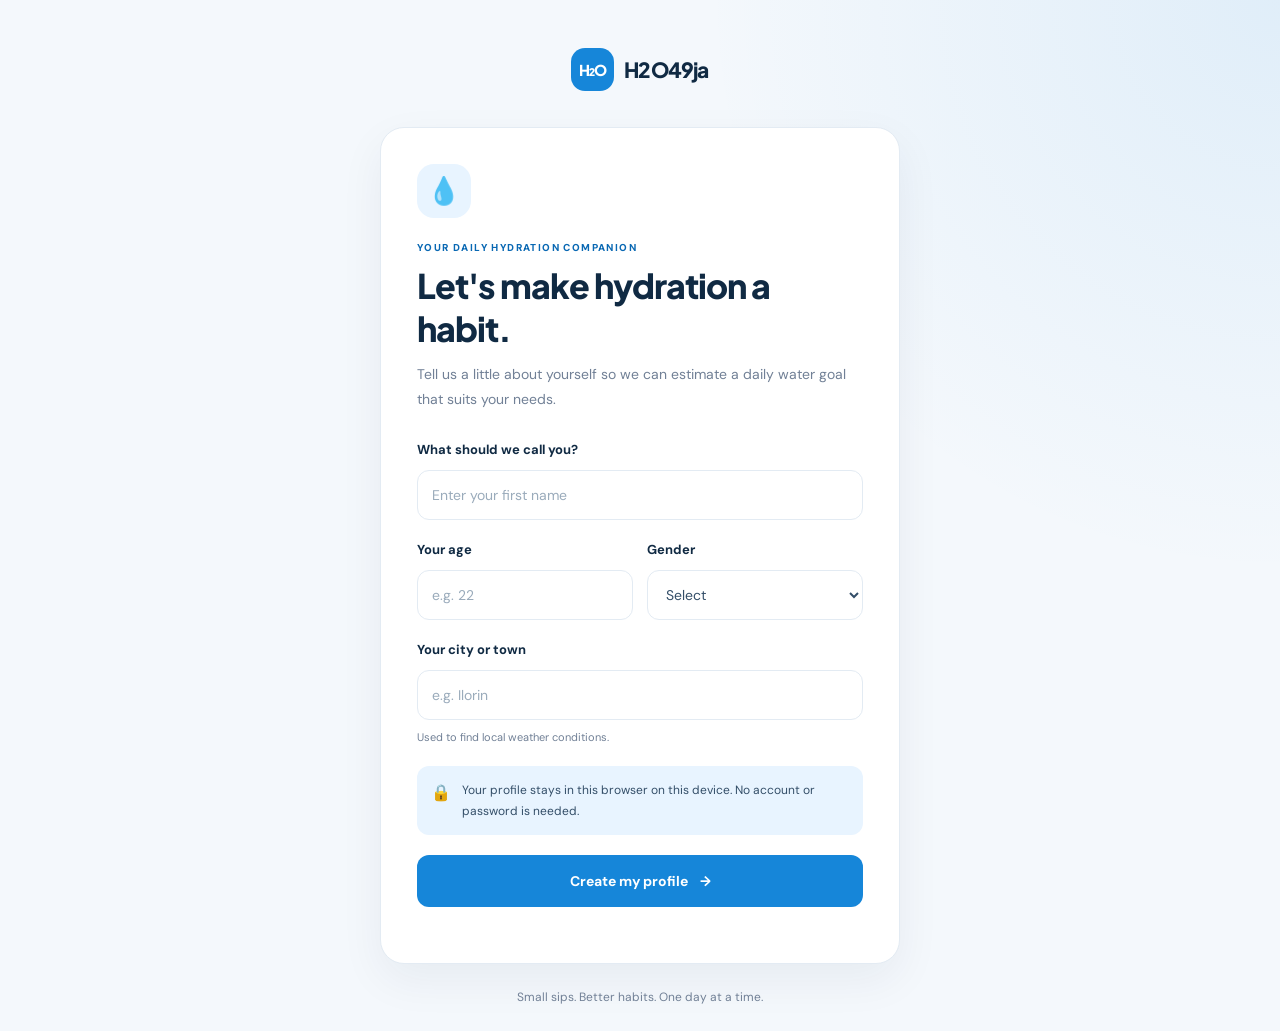
<file: index.html>
<!DOCTYPE html>
<html lang="en">
<head>
  <meta charset="UTF-8">
  <meta name="viewport" content="width=device-width, initial-scale=1.0">

  <meta
    name="theme-color"
    content="#1686D9"
  >

  <title>Get Started | H2O49ja</title>

  <link rel="stylesheet" href="../css/style.css">
  <script src="../js/onboarding.js" defer></script>
</head>

<body class="onboarding-page">
  <main class="onboarding-container">

    <a href="index.html" class="brand">
      <span class="brand-icon">H₂O</span>
      <span>H2O49ja</span>
    </a>

    <section class="onboarding-card">
      <div class="onboarding-icon">💧</div>

      <p class="eyebrow">YOUR DAILY HYDRATION COMPANION</p>

      <h1>Let's make hydration a habit.</h1>

      <p class="onboarding-description">
        Tell us a little about yourself so we can estimate
        a daily water goal that suits your needs.
      </p>

      <form id="onboarding-form">

        <div class="form-group">
          <label for="full-name">What should we call you?</label>
          <input
            type="text"
            id="full-name"
            name="name"
            placeholder="Enter your first name"
            autocomplete="given-name"
            required
            maxlength="50"
          >
        </div>

        <div class="form-row">
          <div class="form-group">
            <label for="age">Your age</label>
            <input
              type="number"
              id="age"
              name="age"
              placeholder="e.g. 22"
              min="1"
              max="120"
              required
            >
          </div>

          <div class="form-group">
            <label for="gender">Gender</label>
            <select id="gender" name="gender" required>
              <option value="">Select</option>
              <option value="male">Male</option>
              <option value="female">Female</option>
              <option value="prefer-not-to-say">Prefer not to say</option>
            </select>
          </div>
        </div>

        <div class="form-group">
          <label for="location">Your city or town</label>
          <input
            type="text"
            id="location"
            name="location"
            placeholder="e.g. Ilorin"
            autocomplete="address-level2"
            required
            maxlength="100"
          >
          <small>
            Used to find local weather conditions.
          </small>
        </div>

        <div class="privacy-note">
          <span>🔒</span>
          <p>
            Your profile stays in this browser on this device.
            No account or password is needed.
          </p>
        </div>

        <button type="submit" class="primary-button">
          Create my profile
          <span aria-hidden="true">→</span>
        </button>

        <p id="onboarding-feedback" role="alert"></p>
      </form>
    </section>

    <p class="onboarding-footer">
      Small sips. Better habits. One day at a time.
    </p>

  </main>
</body>
</html>
</file>
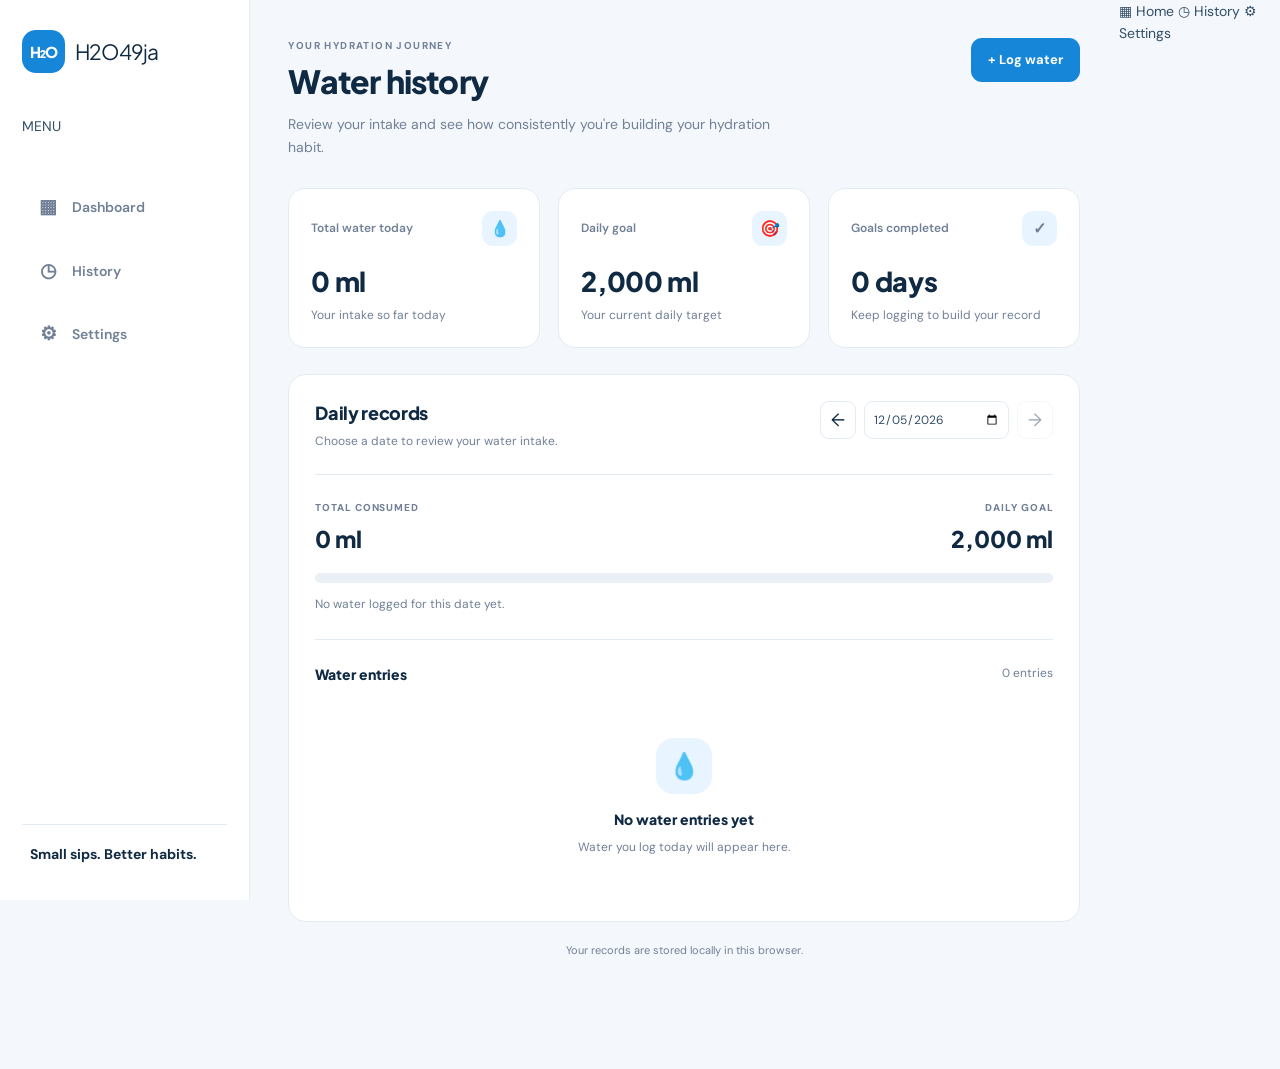
<file: pages/history.html>
<!DOCTYPE html>
<html lang="en">
<head>
  <meta charset="UTF-8">
  <meta name="viewport" content="width=device-width, initial-scale=1.0">
  <meta name="theme-color" content="#1686D9">

  <title>Water History | H2O49ja</title>

  <link rel="stylesheet" href="../css/style.css">
  <script src="../js/history.js" defer></script>
</head>

<body>
  <div class="app-layout">

    <!-- Desktop Sidebar -->
    <aside class="sidebar">
      <a href="index.html" class="brand">
        <span class="brand-icon">H₂O</span>
        <span>H2O49ja</span>
      </a>

      <p class="sidebar-label">MENU</p>

      <nav class="sidebar-nav">
        <a href="index.html" class="nav-link">
          <span>▦</span>
          Dashboard
        </a>

        <a href="history.html" class="nav-link active">
          <span>◷</span>
          History
        </a>

        <a href="settings.html" class="nav-link">
          <span>⚙</span>
          Settings
        </a>
      </nav>

      <div class="sidebar-footer">
        <p>Small sips. Better habits.</p>
      </div>
    </aside>

    <!-- Main Content -->
    <main class="main-content history-main">

      <header class="page-header">
        <div>
          <p class="eyebrow">YOUR HYDRATION JOURNEY</p>
          <h1>Water history</h1>
          <p class="page-description">
            Review your intake and see how consistently
            you're building your hydration habit.
          </p>
        </div>

        <a href="index.html" class="history-add-button">
          + Log water
        </a>
      </header>

      <!-- Summary Cards -->
      <section class="history-summary">

        <article class="history-stat-card">
          <div class="history-stat-top">
            <span>Total water today</span>
            <span class="history-stat-icon">💧</span>
          </div>

          <h2 id="history-today-total">0 ml</h2>
          <p>Your intake so far today</p>
        </article>

        <article class="history-stat-card">
          <div class="history-stat-top">
            <span>Daily goal</span>
            <span class="history-stat-icon">🎯</span>
          </div>

          <h2 id="history-daily-goal">2,000 ml</h2>
          <p>Your current daily target</p>
        </article>

        <article class="history-stat-card">
          <div class="history-stat-top">
            <span>Goals completed</span>
            <span class="history-stat-icon">✓</span>
          </div>

          <h2 id="history-goals-completed">0 days</h2>
          <p id="history-completion-caption">
            No completed days yet
          </p>
        </article>

      </section>

      <!-- Date Navigation -->
      <section class="history-panel">

        <div class="history-panel-heading">
          <div>
            <h2>Daily records</h2>
            <p>Choose a date to review your water intake.</p>
          </div>

          <div class="history-date-control">
            <button
              type="button"
              id="previous-day"
              aria-label="Previous day"
            >
              ←
            </button>

            <input
              type="date"
              id="history-date"
              aria-label="Choose history date"
            >

            <button
              type="button"
              id="next-day"
              aria-label="Next day"
            >
              →
            </button>
          </div>
        </div>

        <!-- Selected Day Progress -->
        <div class="history-day-progress">
          <div class="history-day-progress-top">
            <div>
              <p class="history-muted-label">TOTAL CONSUMED</p>
              <h3 id="selected-day-total">0 ml</h3>
            </div>

            <div class="history-day-goal">
              <p class="history-muted-label">DAILY GOAL</p>
              <h3 id="selected-day-goal">2,000 ml</h3>
            </div>
          </div>

          <div
            class="history-progress-track"
            role="progressbar"
            id="history-progress"
            aria-label="Selected day's hydration progress"
            aria-valuemin="0"
            aria-valuemax="100"
            aria-valuenow="0"
          >
            <div
              class="history-progress-fill"
              id="history-progress-fill"
            ></div>
          </div>

          <p id="selected-day-status" class="history-status">
            Start logging your water intake.
          </p>
        </div>

        <!-- Water Entries -->
        <div class="history-entries-heading">
          <h3>Water entries</h3>
          <span id="history-entry-count">0 entries</span>
        </div>

        <div id="history-entries" class="history-entries">
          <div class="history-empty-state">
            <div class="history-empty-icon">💧</div>
            <h3>No water entries yet</h3>
            <p>
              Water you log on this date will appear here.
            </p>
          </div>
        </div>

      </section>

      <p class="history-disclaimer">
        Your records are stored locally in this browser.
      </p>

    </main>

    <!-- Mobile Bottom Navigation -->
    <nav class="mobile-bottom-nav" aria-label="Main navigation">
      <a href="index.html" class="mobile-nav-link">
        <span>▦</span>
        <span>Home</span>
      </a>

      <a href="history.html" class="mobile-nav-link active">
        <span>◷</span>
        <span>History</span>
      </a>

      <a href="settings.html" class="mobile-nav-link">
        <span>⚙</span>
        <span>Settings</span>
      </a>
    </nav>

  </div>
</body>
</html>
</file>
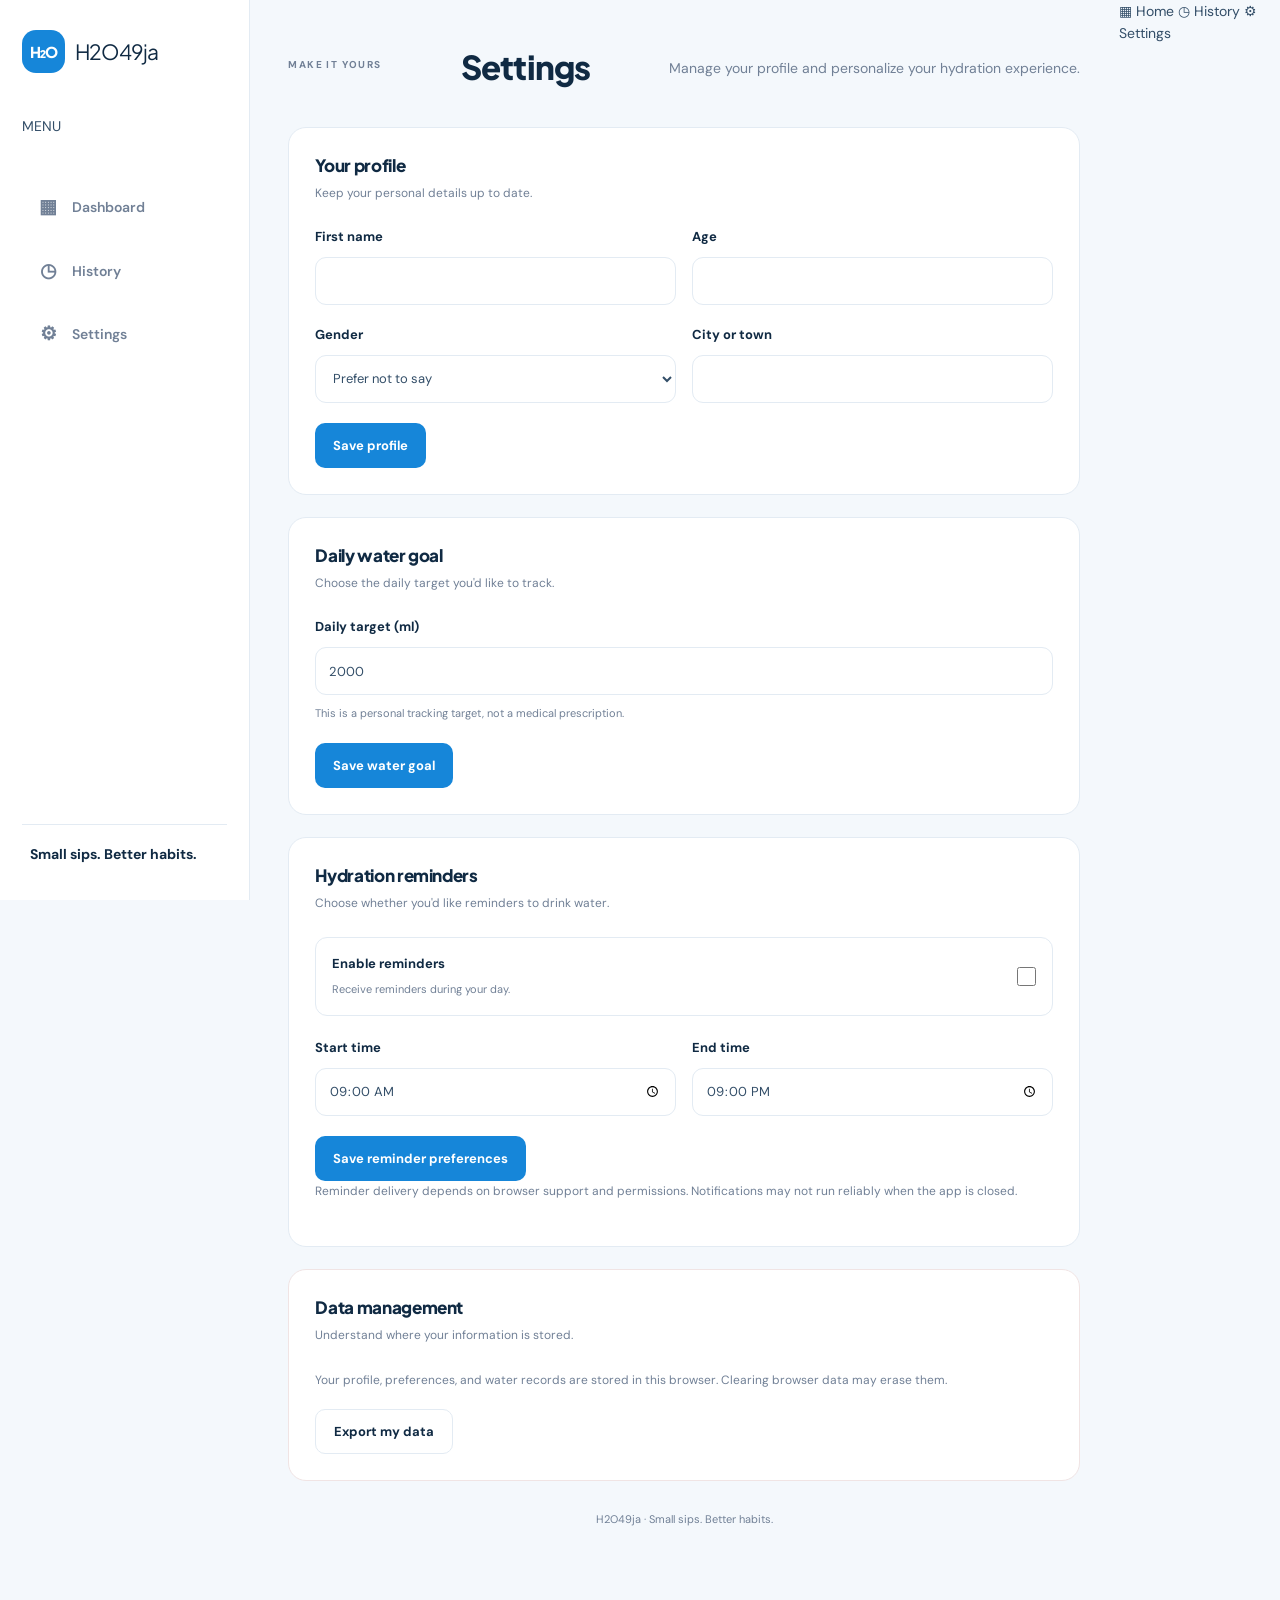
<file: pages/settings.html>
<!DOCTYPE html>
<html lang="en">
<head>
  <meta charset="UTF-8">
  <meta name="viewport" content="width=device-width, initial-scale=1.0">
  <meta name="theme-color" content="#1686D9">

  <title>Settings | H2O49ja</title>

  <link rel="stylesheet" href="../css/style.css">
  <script src="../js/settings.js" defer></script>
</head>

<body>
  <div class="app-layout">

    <!-- Desktop Sidebar -->
    <aside class="sidebar">
      <a href="index.html" class="brand">
        <span class="brand-icon">H₂O</span>
        <span>H2O49ja</span>
      </a>

      <p class="sidebar-label">MENU</p>

      <nav class="sidebar-nav">
        <a href="index.html" class="nav-link">
          <span>▦</span>
          Dashboard
        </a>

        <a href="history.html" class="nav-link">
          <span>◷</span>
          History
        </a>

        <a href="settings.html" class="nav-link active">
          <span>⚙</span>
          Settings
        </a>
      </nav>

      <div class="sidebar-footer">
        <p>Small sips. Better habits.</p>
      </div>
    </aside>

    <!-- Main Content -->
    <main class="main-content settings-main">

      <header class="page-header">
        <p class="eyebrow">MAKE IT YOURS</p>
        <h1>Settings</h1>
        <p class="page-description">
          Manage your profile and personalize your hydration experience.
        </p>
      </header>

      <!-- Profile Settings -->
      <section class="settings-panel">
        <div class="settings-panel-heading">
          <div>
            <h2>Your profile</h2>
            <p>Keep your personal details up to date.</p>
          </div>
        </div>

        <form id="settings-profile-form">

          <div class="settings-form-grid">

            <div class="form-group">
              <label for="settings-name">First name</label>
              <input
                type="text"
                id="settings-name"
                name="name"
                maxlength="50"
                autocomplete="given-name"
                required
              >
            </div>

            <div class="form-group">
              <label for="settings-age">Age</label>
              <input
                type="number"
                id="settings-age"
                name="age"
                min="1"
                max="120"
                required
              >
            </div>

            <div class="form-group">
              <label for="settings-gender">Gender</label>
              <select id="settings-gender" name="gender" required>
                <option value="male">Male</option>
                <option value="female">Female</option>
                <option value="prefer-not-to-say">Prefer not to say</option>
              </select>
            </div>

            <div class="form-group">
              <label for="settings-location">City or town</label>
              <input
                type="text"
                id="settings-location"
                name="location"
                maxlength="100"
                autocomplete="address-level2"
                required
              >
            </div>

          </div>

          <p id="profile-feedback" class="settings-feedback" role="status"></p>

          <button type="submit" class="primary-button settings-save-button">
            Save profile
          </button>
        </form>
      </section>

      <!-- Hydration Goal -->
      <section class="settings-panel">
        <div class="settings-panel-heading">
          <div>
            <h2>Daily water goal</h2>
            <p>Choose the daily target you'd like to track.</p>
          </div>
        </div>

        <form id="settings-goal-form">
          <div class="form-group">
            <label for="settings-goal">Daily target (ml)</label>

            <input
              type="number"
              id="settings-goal"
              name="dailyGoal"
              min="250"
              max="10000"
              step="50"
              required
            >

            <small>
              This is a personal tracking target, not a medical prescription.
            </small>
          </div>

          <p id="goal-feedback" class="settings-feedback" role="status"></p>

          <button type="submit" class="primary-button settings-save-button">
            Save water goal
          </button>
        </form>
      </section>

      <!-- Reminder Preferences -->
      <section class="settings-panel">
        <div class="settings-panel-heading">
          <div>
            <h2>Hydration reminders</h2>
            <p>Choose whether you'd like reminders to drink water.</p>
          </div>
        </div>

        <form id="settings-reminder-form">

          <label class="settings-toggle-row" for="reminders-enabled">
            <span>
              <strong>Enable reminders</strong>
              <small>Receive reminders during your day.</small>
            </span>

            <input
              type="checkbox"
              id="reminders-enabled"
              name="remindersEnabled"
            >
          </label>

          <div class="settings-form-grid settings-reminder-times">
            <div class="form-group">
              <label for="reminder-start">Start time</label>
              <input
                type="time"
                id="reminder-start"
                name="reminderStart"
                value="09:00"
                required
              >
            </div>

            <div class="form-group">
              <label for="reminder-end">End time</label>
              <input
                type="time"
                id="reminder-end"
                name="reminderEnd"
                value="21:00"
                required
              >
            </div>
          </div>

          <p id="reminder-feedback" class="settings-feedback" role="status"></p>

          <button type="submit" class="primary-button settings-save-button">
            Save reminder preferences
          </button>
        </form>

        <p class="settings-note">
          Reminder delivery depends on browser support and permissions.
          Notifications may not run reliably when the app is closed.
        </p>
      </section>

      <!-- Data Management -->
      <section class="settings-panel settings-danger-panel">
        <div class="settings-panel-heading">
          <div>
            <h2>Data management</h2>
            <p>Understand where your information is stored.</p>
          </div>
        </div>

        <p class="settings-note">
          Your profile, preferences, and water records are stored in this
          browser. Clearing browser data may erase them.
        </p>

        <button
          type="button"
          id="export-data-button"
          class="secondary-button"
        >
          Export my data
        </button>
      </section>

      <p class="settings-footer">
        H2O49ja · Small sips. Better habits.
      </p>

    </main>

    <!-- Mobile Bottom Navigation -->
    <nav class="mobile-bottom-nav" aria-label="Main navigation">
      <a href="index.html" class="mobile-nav-link">
        <span>▦</span>
        <span>Home</span>
      </a>

      <a href="history.html" class="mobile-nav-link">
        <span>◷</span>
        <span>History</span>
      </a>

      <a href="settings.html" class="mobile-nav-link active">
        <span>⚙</span>
        <span>Settings</span>
      </a>
    </nav>

  </div>
</body>
</html>
</file>
<file: css/style.css>
@import url('https://fonts.googleapis.com/css2?family=DM+Sans:wght@400;500;600;700&family=Plus+Jakarta+Sans:wght@400;500;600;700;800&display=swap');

:root{
   --primary:#1686d9;
   --primary-dark:#0968b3;
   --primary-light:#e8f4ff;
   --navy:#102a43;
   --text:#334e68;
   --muted:#718096;
   --background:#f4f8fc;
   --surface:#ffffff;
   --border: #e3ebf3;
   --success:#16804a;
   --success-light:#e3f7eb;
   --warning:#b7791f;
   --warning-light:#fff4d6;
   --radius-sm:10px;
   --radius-md:16px;
   --radius-lg:22px;
   --shadow-card:0px 4px 20px rgba(16, 42, 67, 0.035);
   --sidebar-width: 250px;    
}

*{
    margin:0;
    padding:0;
    box-sizing:border-box;
}

html{
    scroll-behavior:smooth;

}

body{
    min-height:100vh;
    font-family: 'DM sans', sans-serif;
    background:var(--background);
    color:var(--text);
    font-size:14px;
    line-height:1.6;
    -webkit-font-smoothing:antialiased;

}

button, input{
    font-family:inherit;
}

button, a{
    -webkit-tap-highlight-color:transparent;
}

button{
    cursor:pointer;
}

a{
    text-decoration:none;
    color:inherit;  
}

button:focus-visible, a:focus-visible, input:focus-visible{
    outline: 3px solid rgba(22, 134, 217, 0.35);
    outline-offset: 3px;
}

button:disabled{
    cursor: not-allowed;
    opacity: 0.55;
}

h1, h2, h3, h4{
    font-family: 'Plus Jakarta Sans', sans-serif;
    color: var(--navy);
    line-height: 1.3;
}

h1{
    font-weight: 800;
    letter-spacing: -1.1px;
    font-size: clamp(24px, 3vw, 32px);
}

h2{
    letter-spacing: -0.35px;
    font-weight: 700px;
    font-size: 17px;
}

h3{
    font-size: 14px;
    font-weight: 700;
}

p{
    overflow-wrap: anywhere;
}

img, svg{
    max-width: 100%;
}

.app-layout{
    min-height: 100vh;

}
.sidebar{
    display: none;
}
.main-content{
    width: 100%;
    min-height: 100vh;
    max-width:1600px;
    margin: 0 auto;
    padding: 24px 18px 110px;
}
.brand{
    display: inline-flex;
    align-items: center;
    gap: 10px;
    color: var(--navy);
    font-family: 'Plus Jakarta Sans', sans-serif;
    font-size: 21px;
    font-weight: 800px;
    letter-spacing: -0.8px;
}
.brand-icon{
    display: grid;
    width: 40px;
    height: 40px;
    place-items: center;
    border-radius:13px;
    background:var(--primary-light);
    font-size: 21px;
}
.brand-highlight{
    color: var(--primary);
}
.sidebar-nav{
    display: flex;
    flex-direction: column;
    gap: 7px;

}
.nav-link{
    display: flex;
    align-items: center;
    gap: 13px;
    padding: 13px 15px;
    border-radius:var(--radius-sm);
    color:var(--muted);
    font-weight: 600;
    transition: background 180ms ease, color 180ms ease;
}
.nav-link > span:first-child{
    width: 22px;
    text-align: center;
    font-size: 19px;
}
.nav-link:hover{
    background: #f1f7fc;
    color: var(--primary);
}
.nav.active{
    background: var(--primary-light);
    color: var(--primary-dark);
}
.sidebar-footer{
    margin-top: auto;
    padding: 18px 8px 0;
    border-top:1px solid var(--border);
}
.sidebar-footer p{
    margin-bottom: 5px;
    color: var(--navy);
    font-weight: 700;
}
.sidebar-footer span{
    color: var(--muted);
    font-size: 20px;

}
.page-header{
    display: flex;
    align-items: center;
    justify-content: space-between;
    gap: 14px;
    margin-bottom: 28px;

}
.welcome-message{
    min-width: 0;

}
.eyebrow{
    margin-bottom: 7px;
    color: var(--muted);
    font-size: 10px;
    font-weight: 700;
    letter-spacing: 1.4px;
    line-height: 1.5;
}
.welcome-message h1{
    margin-bottom: 7px;


}
.welcome-message > p:last-child{
    color: var(--muted);
    font-size: 13px;

}
.profile-button{
    display:grid;
    width: 44px;
    flex-shrink: 0;
    height: 44px;
    place-items: center;
    border: 1px solid var(--border);
    border-radius: 50%;
    background: var(--surface);
    color: var(--primary-dark);
    font-family: 'Plus Jakarta Sans', sans-serif;
    font-size: 15px;
    font-weight: 800;
    transition: border-color 180ms ease, transform 180ms ease;

}
.profile-button:hover{
    border-color: var(--primary);
    transform: translateY(-2px);
}
.dashboard-grid{
    display: grid ;
    grid-template-columns: minmax(0,1fr);
    gap: 18px;

}
.dashboard-side{
    display: grid;
    grid-template-columns: minmax(0,1fr);
    gap: 18px;
}
.card{
    min-width: 0;
    padding:20px;
    border: 1px solid var(--border);
    border-radius: var(--radius-lg);
    background: var(--surface);
    box-shadow: var(--shadow-card);
}
.card-heading{
    display: flex;
    align-items: flex-start;
    justify-content: space-between;
    gap: 12px;
}
.card-heading h2{
    overflow-wrap: anywhere;


}
.date-label{
    flex-shrink: 0;
    padding: 6px 9px;
    border-radius: 8px;
    font-size: 11px;
    font-weight: 600;
    color: var(--muted);
    background: #f2f6fa;

}
.hydration-progress{
    display: flex;
    flex-direction: column;
    align-items: center;
    gap: 24px;
    padding: 28px 0;

}
.progress-circle{
    --progress:0%;
    display: grid;
    flex-shrink: 0;
    width: 178px;
    aspect-ratio: 1;
    place-items: center;
    border-radius: 50%;
    background: radial-gradient(circle, var(--surface) 60%, transparent 61%), conic-gradient(var(--primary) var(--progress),#e6eff7 var(--progress));
    transition: background 350ms ease;
    

}
.progress-inner{
    display: flex;
    flex-direction: column;
    align-items: center;
    gap: 1px;
}
.progress-percentage{
    color: var(--navy);
    font-family: 'Plus Jakarta Sans', sans-serif;
    font-size: 37px;
    font-weight: 800;
    letter-spacing: -1.8px;

}
.progress-caption{
    color: var(--muted);
    font-size: 12px;
    
}
.hydration-stats{
    width: 100%;
    text-align: center;
}
.hydration-stats .eyebrow{
    margin-bottom: 5px;
}
.water-total{
    color: var(--navy);
    font-family: 'Plus Jakarta Sans', sans-serif;
    font-size: 36px;
     font-weight:800 ;
    letter-spacing: -1.5px;
    line-height: 1.35;
}
.water-total .unit{
    color: var(--muted);
    font-size: 16px;
    font-weight:500 ;
    letter-spacing:0;
}
.water-target{
    margin-top: 5px;
    color: var(--muted);
    font-size: 12px;

}
.water-remaining{
    display: inline-block;
    margin-top: 12px;
    padding: 7px 11px;
    border-radius:10px;
    background: var(--primary-light);
    color: var(--primary-dark);
    font-size: 12px;
    font-weight: 700;

}
.hydration-divider{
    height: 1px;
    background:var(--border);
}
.water-login{
    padding-top: 22px;

}
.section-heading{
    margin-bottom: 16px;

}
.section-heading h3{
    margin-bottom: 4px;
}
.section-heading p{
    color: var(--muted);
    font-size: 12px;


}
.quick-add-buttons{
    display: grid ;
    grid-template-columns: repeat(3, minmax(0,1fr));
    gap: 9px;
}
.water-button{
    display: flex;
    min-width: 0;
    min-height: 83px;
    flex-direction: column;
    align-items: center;
    justify-content: center;
    gap: 7px;
    padding:10px 4px;
    border: 1px solid var(--border);
    border-radius: 13px;
    background: var(--surface);
    color: var(--text);
    font-size: 12px;
    font-weight: 700;
    transition: border-color 180ms ease, background 180ms ease, transform 180ms ease;
}
.water-button:hover{
    border-color: var(--primary);
    background: #f4faff;
    transform: translateY(-2px);
}
.water-button:active{
    transform: scale(0.97);

}
.glass-icon{
    font-size: 23px;


}
.custom-water-form{
    display: flex;
    flex-direction: column;
    gap: 9px;
    margin-top: 19px;
}
.custom-water-form input{
    width: 100%;
    min-width: 0;
    min-height: 46px;
    padding: 12px 13px;
    border: 1px solid var(--border);
    border-radius: 11px;
    background: #fbfdff;
    color: var(--navy);
    outline: none;
    transition: border-color 180ms ease;
}
.custom-water-form input::placeholder{
    color: #9aa9b8;

}
.custom-water-form input:focus{
    border-color: var(--primary);

}
.primary-buton{
    display: inline-flex;
    min-height: 46px;
    align-items: center;
    justify-content: center;
    padding: 12px 18px;
    border: none;
    border-radius: 11px;
    background: var(--primary);
    color: #ffffff;
    font-weight: 700;
    transition: background 180ms ease, transform 180ms ease;
}
.primary-buton:active{
    transform: scale(0.98);

}
.primary-buton:hover{
    background: var(--primary-dark);

}
.feedback-message{
    min-height: 15px;
    font-size: 12px;
    margin-top: 10px;
    color: var(--success);
}
.weather-card{
    overflow: hidden;
    background: linear-gradient(145deg,#ffffff 0%, #f3f9ff 100%);
}
.weather-icon{
    display: grid;
    height: 45px;
    width: 45px;
    flex-shrink: 0;
    place-items: center;
    border-radius: 14px;
    background: #e3f2ff;
    font-size: 25px;
}
.weather-details{
    padding: 20px 0 17px;

}
.temperature{
    color: var(--navy);
    font-family: 'Plus Jakarta Sans', sans-serif;
    font-size: 39px;
    font-weight: 800;
    letter-spacing: -1.8px;
    line-height: 1.3;


}
.temperature span:last-child{
    font-size: 26px;
    font-weight: 600;
}
#weather-condition{
    margin-top: 3px;
    color: var(--text);
    font-weight: 600;
}
.location-label{
    display: flex;
    font-size: 12px;
    color: var(--muted);
    gap: 6px;
    align-items: center;
    margin-top: 10px;
}
.weather-tip{
    padding: 13px ;
    border: 1px solid #ddecf9;
    border-radius:12px;
    background: rgba(255, 255, 255, 0.8);
}
.weather-tip title{
    margin-bottom: 12px;
    color: var(--primary-dark);
    font-size: 12px;
    font-weight: 700;
}
.weather-tip > p:last-child{
    color: var(--text);
    line-height: 1.7;
}
.weather-updated{
    margin-top: 10px;
    color: var(--muted);
    font-size: 10px;
}

.streak-icon {
  display: grid;
  width: 42px;
  height: 42px;
  flex-shrink: 0;
  place-items: center;
  border-radius: 13px;
  background: var(--warning-light);
  font-size: 23px;
}

.streak-stats {
  display: grid;
  grid-template-columns: minmax(0, 1fr) 1px minmax(0, 1fr);
  align-items: center;
  gap: 15px;
  margin: 23px 0 17px;
}

.streak-number {
  display: flex;
  flex-wrap: wrap;
  align-items: baseline;
  gap: 5px;
  color: var(--navy);
  font-family: 'Plus Jakarta Sans', sans-serif;
  font-size: 25px;
  font-weight: 800;
  letter-spacing: -0.8px;
}

.streak-number span:last-child {
  color: var(--muted);
  font-family: 'DM Sans', sans-serif;
  font-size: 11px;
  font-weight: 500;
  letter-spacing: 0;
}

.muted-text {
  margin-top: 3px;
  color: var(--muted);
  font-size: 11px;
}

.streak-divider {
  width: 1px;
  height: 42px;
  background: var(--border);
}

.streak-message {
  margin-bottom: 17px;
  color: var(--text);
  font-size: 12px;
  line-height: 1.7;
}

.weekly-calendar {
  display: grid;
  grid-template-columns: repeat(7, minmax(0, 1fr));
  gap: 5px;
}

.calendar-day {
  display: flex;
  min-width: 0;
  flex-direction: column;
  align-items: center;
  gap: 7px;
}

.calendar-day-name {
  color: var(--muted);
  font-size: 10px;
  font-weight: 600;
}

.calendar-day-number {
  display: grid;
  width: 31px;
  max-width: 100%;
  aspect-ratio: 1;
  place-items: center;
  border: 1px solid var(--border);
  border-radius: 50%;
  background: #F8FAFC;
  color: var(--muted);
  font-size: 11px;
  font-weight: 600;
}

.calendar-day.completed .calendar-day-number {
  border-color: #C8EED8;
  background: var(--success-light);
  color: var(--success);
}

.calendar-day.today .calendar-day-number {
  border-color: var(--primary);
  background: var(--primary);
  color: #FFFFFF;
}

.calendar-day.completed.today .calendar-day-number {
  border-color: var(--success);
  background: var(--success);
  color: #FFFFFF;
}

/* ========================================
   Recent activity
======================================== */

.recent-activity {
  margin-top: 20px;
}

.activity-count {
  padding: 6px 9px;
  border-radius: 8px;
  background: #F2F6FA;
  color: var(--muted);
  font-size: 11px;
  font-weight: 600;
}

.water-history {
  margin-top: 18px;
}

.empty-state {
  display: flex;
  min-height: 150px;
  flex-direction: column;
  align-items: center;
  justify-content: center;
  gap: 7px;
  padding: 20px;
  text-align: center;
}

.empty-state > span {
  margin-bottom: 4px;
  font-size: 29px;
}

.empty-state p:first-of-type {
  color: var(--navy);
  font-weight: 700;
}

.empty-state p:last-of-type {
  color: var(--muted);
  font-size: 12px;
}

.water-history-list {
  display: flex;
  flex-direction: column;
}

.water-entry {
  display: flex;
  align-items: center;
  gap: 12px;
  padding: 13px 0;
  border-bottom: 1px solid var(--border);
}

.water-entry:last-child {
  border-bottom: none;
}

.water-entry-icon {
  display: grid;
  width: 40px;
  height: 40px;
  flex-shrink: 0;
  place-items: center;
  border-radius: 12px;
  background: var(--primary-light);
  font-size: 19px;
}

.water-entry-details {
  flex: 1;
  min-width: 0;
}

.water-entry-details p:first-child {
  color: var(--navy);
  font-weight: 700;
}

.water-entry-details p:last-child {
  color: var(--muted);
  font-size: 11px;
}

.water-entry-amount {
  color: var(--primary-dark);
  font-weight: 700;
  white-space: nowrap;
}

/* ========================================
   Accessibility helpers
======================================== */

.sr-only {
  position: absolute;
  width: 1px;
  height: 1px;
  overflow: hidden;
  clip: rect(0, 0, 0, 0);
  white-space: nowrap;
  clip-path: inset(50%);
}

/* ========================================
   Mobile bottom navigation
======================================== */

.bottom-nav {
  position: fixed;
  z-index: 100;
  right: 0;
  bottom: 0;
  left: 0;
  display: grid;
  grid-template-columns: repeat(3, 1fr);
  padding: 10px 12px calc(10px + env(safe-area-inset-bottom));
  border-top: 1px solid var(--border);
  background: rgba(255, 255, 255, 0.96);
  box-shadow: 0 -5px 20px rgba(16, 42, 67, 0.04);
  backdrop-filter: blur(14px);
  -webkit-backdrop-filter: blur(14px);
}

.bottom-nav-link {
  display: flex;
  min-height: 48px;
  flex-direction: column;
  align-items: center;
  justify-content: center;
  gap: 2px;
  border-radius: 10px;
  color: var(--muted);
  font-size: 10px;
  font-weight: 600;
}

.bottom-nav-link > span:first-child {
  font-size: 20px;
  line-height: 1.3;
}

.bottom-nav-link.active {
  color: var(--primary-dark);
}

.bottom-nav-link.active > span:first-child {
  transform: translateY(-1px);
}

/* ========================================
   Tablet layout
======================================== */

@media (min-width: 600px) {
  .main-content {
    padding: 32px 28px 120px;
  }

  .page-header {
    margin-bottom: 32px;
  }

  .dashboard-grid {
    grid-template-columns: minmax(0, 1fr);
    gap: 22px;
  }

  .dashboard-side {
    grid-template-columns: repeat(2, minmax(0, 1fr));
    gap: 22px;
  }

  .card {
    padding: 25px;
  }

  .hydration-progress {
    flex-direction: row;
    justify-content: center;
    gap: 45px;
    padding: 34px 0;
  }

  .hydration-stats {
    width: auto;
    min-width: 180px;
    text-align: left;
  }

  .custom-water-form {
    flex-direction: row;
  }

  .custom-water-form input {
    flex: 1;
  }

  .bottom-nav {
    right: 18px;
    bottom: 14px;
    left: 18px;
    max-width: 480px;
    margin: 0 auto;
    border: 1px solid var(--border);
    border-radius: 18px;
  }

  .recent-activity {
    margin-top: 22px;
  }
}

/* ========================================
   Desktop layout
======================================== */

@media (min-width: 1100px) {
  .app-layout {
    display: flex;
  }

  .sidebar {
    position: fixed;
    top: 0;
    bottom: 0;
    left: 0;
    display: flex;
    width: var(--sidebar-width);
    flex-direction: column;
    gap: 42px;
    padding: 30px 22px;
    border-right: 1px solid var(--border);
    background: var(--surface);
  }

  .main-content {
    width: calc(100% - var(--sidebar-width));
    max-width: 1350px;
    margin-left: var(--sidebar-width);
    padding: 38px clamp(26px, 3vw, 48px) 45px;
  }

  .dashboard-grid {
    grid-template-columns: minmax(0, 1.25fr) minmax(310px, 0.85fr);
    align-items: start;
    gap: 22px;
  }

  .dashboard-side {
    grid-template-columns: minmax(0, 1fr);
    gap: 22px;
  }

  .card {
    padding: 25px;
  }

  .hydration-progress {
    flex-direction: column;
    gap: 22px;
    padding: 32px 0;
  }

  .hydration-stats {
    width: 100%;
    text-align: center;
  }

  .progress-circle {
    width: 190px;
  }

  .custom-water-form {
    flex-direction: column;
  }

  .bottom-nav {
    display: none;
  }

  .recent-activity {
    margin-top: 22px;
  }
}

/* ========================================
   Large desktop refinements
======================================== */

@media (min-width: 1400px) {
  .dashboard-grid {
    grid-template-columns: minmax(0, 1.3fr) minmax(340px, 0.8fr);
    gap: 26px;
  }

  .card {
    padding: 28px;
  }
}

/* ========================================
   Reduced motion preference
======================================== */

@media (prefers-reduced-motion: reduce) {
  *,
  *::before,
  *::after {
    scroll-behavior: auto !important;
    transition-duration: 0.01ms !important;
    animation-duration: 0.01ms !important;
    animation-iteration-count: 1 !important;
  }
}

/* ================================
   ONBOARDING PAGE
================================ */

.onboarding-page {
  min-height: 100vh;
  background:
    radial-gradient(
      circle at top right,
      rgba(22, 134, 217, 0.09),
      transparent 35%
    ),
    var(--background);
}

.onboarding-container {
  width: 100%;
  max-width: 560px;
  margin: 0 auto;
  padding: 32px 20px 24px;
}

.onboarding-container .brand {
  display: flex;
  align-items: center;
  justify-content: center;
  gap: 10px;
  margin-bottom: 36px;
  color: var(--navy);
  font-family: "Plus Jakarta Sans", sans-serif;
  font-size: 21px;
  font-weight: 800;
  text-decoration: none;
}

.brand-icon {
  display: grid;
  place-items: center;
  width: 43px;
  height: 43px;
  border-radius: 14px;
  background: var(--primary);
  color: white;
  font-size: 15px;
  font-weight: 800;
}

.onboarding-card {
  padding: 30px 24px;
  border: 1px solid var(--border);
  border-radius: 24px;
  background: var(--surface);
  box-shadow: 0 16px 45px rgba(16, 42, 67, 0.06);
}

.onboarding-icon {
  display: grid;
  place-items: center;
  width: 54px;
  height: 54px;
  margin-bottom: 22px;
  border-radius: 17px;
  background: var(--primary-light);
  font-size: 27px;
}

.onboarding-card .eyebrow {
  margin-bottom: 10px;
  color: var(--primary-dark);
  font-size: 10px;
  font-weight: 800;
  letter-spacing: 1.4px;
}

.onboarding-card h1 {
  max-width: 390px;
  margin-bottom: 12px;
  color: var(--navy);
  font-family: "Plus Jakarta Sans", sans-serif;
  font-size: clamp(26px, 5vw, 34px);
  font-weight: 800;
  line-height: 1.25;
  letter-spacing: -1px;
}

.onboarding-description {
  margin-bottom: 28px;
  color: var(--muted);
  font-size: 14px;
  line-height: 1.8;
}

#onboarding-form {
  display: flex;
  flex-direction: column;
  gap: 20px;
}

#onboarding-form .form-group {
  display: flex;
  flex-direction: column;
  gap: 9px;
  min-width: 0;
}

#onboarding-form label {
  color: var(--navy);
  font-size: 13px;
  font-weight: 700;
}

#onboarding-form input,
#onboarding-form select {
  width: 100%;
  min-height: 50px;
  padding: 0 14px;
  border: 1px solid var(--border);
  border-radius: 12px;
  outline: none;
  background: #fff;
  color: var(--text);
  font: inherit;
  font-size: 14px;
  transition: border-color 0.2s, box-shadow 0.2s;
}

#onboarding-form input::placeholder {
  color: #9AABBB;
}

#onboarding-form input:focus,
#onboarding-form select:focus {
  border-color: var(--primary);
  box-shadow: 0 0 0 3px rgba(22, 134, 217, 0.12);
}

#onboarding-form small {
  color: var(--muted);
  font-size: 11px;
  line-height: 1.6;
}

.form-row {
  display: grid;
  grid-template-columns: 1fr 1fr;
  gap: 14px;
}

.privacy-note {
  display: flex;
  align-items: flex-start;
  gap: 11px;
  padding: 14px;
  border-radius: 12px;
  background: var(--primary-light);
}

.privacy-note span {
  font-size: 16px;
}

.privacy-note p {
  color: var(--text);
  font-size: 12px;
  line-height: 1.7;
}

#onboarding-form .primary-button {
  display: flex;
  align-items: center;
  justify-content: center;
  gap: 12px;
  width: 100%;
  min-height: 52px;
  padding: 12px 18px;
  border: none;
  border-radius: 12px;
  background: var(--primary);
  color: #fff;
  font: inherit;
  font-size: 14px;
  font-weight: 700;
  cursor: pointer;
  transition: background 0.2s, transform 0.2s;
}

#onboarding-form .primary-button:hover {
  background: var(--primary-dark);
}

#onboarding-form .primary-button:active {
  transform: scale(0.99);
}

#onboarding-feedback {
  color: #C0392B;
  font-size: 12px;
  line-height: 1.6;
}

.onboarding-footer {
  margin-top: 24px;
  color: var(--muted);
  font-size: 12px;
  text-align: center;
}

@media (min-width: 600px) {
  .onboarding-container {
    padding-top: 48px;
  }

  .onboarding-card {
    padding: 36px;
  }
}

@media (max-width: 380px) {
  .onboarding-container {
    padding-right: 14px;
    padding-left: 14px;
  }

  .onboarding-card {
    padding: 23px 18px;
  }

  .form-row {
    grid-template-columns: 1fr;
  }
}

/* =================================
   HISTORY PAGE
================================= */

.history-main {
  padding-bottom: 110px;
}

.history-main .page-header {
  display: flex;
  align-items: flex-start;
  justify-content: space-between;
  gap: 20px;
  margin-bottom: 28px;
}

.history-main .page-header h1 {
  margin: 8px 0 10px;
  color: var(--navy);
  font-family: "Plus Jakarta Sans", sans-serif;
  font-size: clamp(26px, 4vw, 32px);
  font-weight: 800;
  letter-spacing: -0.8px;
}

.history-main .page-description {
  max-width: 520px;
  color: var(--muted);
  font-size: 14px;
  line-height: 1.7;
}

.history-add-button {
  display: inline-flex;
  align-items: center;
  justify-content: center;
  flex-shrink: 0;
  min-height: 44px;
  padding: 0 17px;
  border-radius: 11px;
  background: var(--primary);
  color: white;
  font-size: 13px;
  font-weight: 700;
  text-decoration: none;
  transition: background 0.2s;
}

.history-add-button:hover {
  background: var(--primary-dark);
}

/* Summary cards */

.history-summary {
  display: grid;
  grid-template-columns: repeat(3, minmax(0, 1fr));
  gap: 18px;
  margin-bottom: 26px;
}

.history-stat-card {
  min-width: 0;
  padding: 22px;
  border: 1px solid var(--border);
  border-radius: 17px;
  background: var(--surface);
}

.history-stat-top {
  display: flex;
  align-items: center;
  justify-content: space-between;
  gap: 10px;
  color: var(--muted);
  font-size: 12px;
  font-weight: 600;
}

.history-stat-icon {
  display: grid;
  place-items: center;
  width: 35px;
  height: 35px;
  flex-shrink: 0;
  border-radius: 11px;
  background: var(--primary-light);
  font-size: 16px;
}

.history-stat-card h2 {
  margin: 18px 0 7px;
  color: var(--navy);
  font-family: "Plus Jakarta Sans", sans-serif;
  font-size: clamp(21px, 3vw, 27px);
  font-weight: 800;
  overflow-wrap: anywhere;
}

.history-stat-card > p {
  color: var(--muted);
  font-size: 12px;
  line-height: 1.6;
}

/* Main history panel */

.history-panel {
  padding: 26px;
  border: 1px solid var(--border);
  border-radius: 18px;
  background: var(--surface);
}

.history-panel-heading {
  display: flex;
  align-items: flex-start;
  justify-content: space-between;
  gap: 20px;
  padding-bottom: 23px;
  border-bottom: 1px solid var(--border);
}

.history-panel-heading h2 {
  margin-bottom: 7px;
  color: var(--navy);
  font-family: "Plus Jakarta Sans", sans-serif;
  font-size: 18px;
  font-weight: 800;
}

.history-panel-heading > div:first-child p {
  color: var(--muted);
  font-size: 12px;
  line-height: 1.6;
}

.history-date-control {
  display: flex;
  align-items: center;
  gap: 8px;
}

.history-date-control button {
  display: grid;
  place-items: center;
  width: 36px;
  height: 38px;
  border: 1px solid var(--border);
  border-radius: 9px;
  background: white;
  color: var(--navy);
  font-size: 18px;
  cursor: pointer;
  transition: background 0.2s;
}

.history-date-control button:hover:not(:disabled) {
  background: var(--primary-light);
}

.history-date-control button:disabled {
  opacity: 0.4;
  cursor: not-allowed;
}

.history-date-control input {
  width: 145px;
  min-width: 0;
  height: 38px;
  padding: 0 8px;
  border: 1px solid var(--border);
  border-radius: 9px;
  outline: none;
  color: var(--text);
  background: white;
  font-family: inherit;
  font-size: 12px;
}

.history-date-control input:focus {
  border-color: var(--primary);
}

/* Selected day progress */

.history-day-progress {
  padding: 25px 0;
  border-bottom: 1px solid var(--border);
}

.history-day-progress-top {
  display: flex;
  align-items: center;
  justify-content: space-between;
  gap: 20px;
  margin-bottom: 19px;
}

.history-muted-label {
  margin-bottom: 8px;
  color: var(--muted);
  font-size: 10px;
  font-weight: 800;
  letter-spacing: 0.9px;
}

.history-day-progress-top h3 {
  color: var(--navy);
  font-family: "Plus Jakarta Sans", sans-serif;
  font-size: 23px;
  font-weight: 800;
}

.history-day-goal {
  text-align: right;
}

.history-progress-track {
  width: 100%;
  height: 10px;
  overflow: hidden;
  border-radius: 20px;
  background: #EAF0F6;
}

.history-progress-fill {
  width: 0;
  height: 100%;
  border-radius: inherit;
  background: linear-gradient(
    90deg,
    var(--primary),
    #52B7F5
  );
  transition: width 0.4s ease;
}

.history-status {
  margin-top: 12px;
  color: var(--muted);
  font-size: 12px;
  line-height: 1.6;
}

/* Water entries */

.history-entries-heading {
  display: flex;
  align-items: center;
  justify-content: space-between;
  gap: 12px;
  padding: 24px 0 17px;
}

.history-entries-heading h3 {
  color: var(--navy);
  font-size: 14px;
  font-weight: 800;
}

.history-entries-heading > span {
  color: var(--muted);
  font-size: 12px;
}

.history-entries {
  display: flex;
  flex-direction: column;
}

.history-entry {
  display: flex;
  align-items: center;
  gap: 13px;
  padding: 15px 0;
  border-bottom: 1px solid var(--border);
}

.history-entry:last-child {
  border-bottom: none;
}

.history-entry-icon {
  display: grid;
  place-items: center;
  width: 43px;
  height: 43px;
  flex-shrink: 0;
  border-radius: 13px;
  background: var(--primary-light);
  color: var(--primary-dark);
  font-size: 19px;
}

.history-entry-info {
  flex: 1;
  min-width: 0;
}

.history-entry-info h4 {
  margin-bottom: 5px;
  color: var(--navy);
  font-size: 13px;
  font-weight: 700;
}

.history-entry-info p {
  color: var(--muted);
  font-size: 11px;
}

.history-entry-amount {
  flex-shrink: 0;
  color: var(--primary-dark);
  font-size: 14px;
  font-weight: 800;
}

.history-empty-state {
  display: flex;
  flex-direction: column;
  align-items: center;
  justify-content: center;
  padding: 38px 16px;
  text-align: center;
}

.history-empty-icon {
  display: grid;
  place-items: center;
  width: 56px;
  height: 56px;
  margin-bottom: 16px;
  border-radius: 18px;
  background: var(--primary-light);
  font-size: 26px;
}

.history-empty-state h3 {
  margin-bottom: 8px;
  color: var(--navy);
  font-size: 14px;
  font-weight: 800;
}

.history-empty-state p {
  max-width: 260px;
  color: var(--muted);
  font-size: 12px;
  line-height: 1.7;
}

.history-disclaimer {
  margin-top: 20px;
  color: var(--muted);
  font-size: 11px;
  text-align: center;
}

/* Responsive layout */

@media (max-width: 850px) {
  .history-summary {
    gap: 12px;
  }

  .history-stat-card {
    padding: 17px;
  }

  .history-panel {
    padding: 21px;
  }

  .history-panel-heading {
    flex-direction: column;
  }
}

@media (max-width: 600px) {
  .history-main {
    padding-right: 16px;
    padding-left: 16px;
    padding-top: 25px;
  }

  .history-main .page-header {
    flex-direction: column;
    gap: 17px;
  }

  .history-summary {
    grid-template-columns: 1fr;
    gap: 12px;
  }

  .history-stat-card {
    padding: 18px;
  }

  .history-stat-card h2 {
    margin-top: 12px;
  }

  .history-stat-top {
    font-size: 13px;
  }

  .history-panel {
    padding: 18px 15px;
  }

  .history-panel-heading {
    gap: 17px;
  }

  .history-date-control {
    width: 100%;
  }

  .history-date-control input {
    flex: 1;
    width: auto;
  }

  .history-day-progress-top h3 {
    font-size: 20px;
  }

  .history-entry {
    gap: 10px;
  }
}

/* =================================
   SETTINGS PAGE
================================= */

.settings-main {
  padding-bottom: 110px;
}

.settings-main > .page-header {
  margin-bottom: 28px;
}

.settings-main .page-header h1 {
  margin: 8px 0 10px;
  color: var(--navy);
  font-family: "Plus Jakarta Sans", sans-serif;
  font-size: clamp(27px, 4vw, 33px);
  font-weight: 800;
  letter-spacing: -0.8px;
}

.settings-main .page-description {
  max-width: 560px;
  color: var(--muted);
  font-size: 14px;
  line-height: 1.7;
}

/* Settings panels */

.settings-panel {
  margin-bottom: 22px;
  padding: 26px;
  border: 1px solid var(--border);
  border-radius: 18px;
  background: var(--surface);
}

.settings-panel-heading {
  display: flex;
  align-items: flex-start;
  justify-content: space-between;
  gap: 16px;
  margin-bottom: 24px;
}

.settings-panel-heading h2 {
  margin-bottom: 7px;
  color: var(--navy);
  font-family: "Plus Jakarta Sans", sans-serif;
  font-size: 17px;
  font-weight: 800;
}

.settings-panel-heading p {
  color: var(--muted);
  font-size: 12px;
  line-height: 1.7;
}

/* Profile and goal forms */

#settings-profile-form,
#settings-goal-form,
#settings-reminder-form {
  display: flex;
  flex-direction: column;
  gap: 20px;
}

.settings-form-grid {
  display: grid;
  grid-template-columns: repeat(2, minmax(0, 1fr));
  gap: 20px 16px;
}

.settings-panel .form-group {
  display: flex;
  flex-direction: column;
  gap: 9px;
  min-width: 0;
}

.settings-panel .form-group label {
  color: var(--navy);
  font-size: 13px;
  font-weight: 700;
}

.settings-panel input:not([type="checkbox"]),
.settings-panel select {
  width: 100%;
  min-height: 48px;
  padding: 0 13px;
  border: 1px solid var(--border);
  border-radius: 11px;
  outline: none;
  background: #fff;
  color: var(--text);
  font-family: inherit;
  font-size: 13px;
  transition: border-color 0.2s, box-shadow 0.2s;
}

.settings-panel input:focus,
.settings-panel select:focus {
  border-color: var(--primary);
  box-shadow: 0 0 0 3px rgba(22, 134, 217, 0.11);
}

.settings-panel .form-group small {
  color: var(--muted);
  font-size: 11px;
  line-height: 1.7;
}

.settings-save-button,
.secondary-button {
  display: inline-flex;
  align-items: center;
  justify-content: center;
  align-self: flex-start;
  min-height: 45px;
  padding: 0 18px;
  border-radius: 10px;
  font-family: inherit;
  font-size: 13px;
  font-weight: 700;
  cursor: pointer;
  transition: background 0.2s, border-color 0.2s;
}

.settings-save-button {
  border: none;
  background: var(--primary);
  color: white;
}

.settings-save-button:hover {
  background: var(--primary-dark);
}

.settings-feedback {
  min-height: 0;
  color: var(--success);
  font-size: 12px;
  line-height: 1.6;
}

.settings-feedback:empty {
  display: none;
}

/* Reminder toggle */

.settings-toggle-row {
  display: flex;
  align-items: center;
  justify-content: space-between;
  gap: 16px;
  padding: 16px;
  border: 1px solid var(--border);
  border-radius: 12px;
  cursor: pointer;
}

.settings-toggle-row > span {
  display: flex;
  flex-direction: column;
  gap: 6px;
}

.settings-toggle-row strong {
  color: var(--navy);
  font-size: 13px;
  font-weight: 700;
}

.settings-toggle-row small {
  color: var(--muted);
  font-size: 11px;
  line-height: 1.6;
}

.settings-toggle-row input[type="checkbox"] {
  width: 19px;
  height: 19px;
  flex-shrink: 0;
  accent-color: var(--primary);
  cursor: pointer;
}

.settings-reminder-times {
  padding-top: 2px;
}

/* Data management */

.settings-danger-panel {
  border-color: #F0E4E4;
}

.settings-note {
  margin-bottom: 18px;
  color: var(--muted);
  font-size: 12px;
  line-height: 1.8;
}

.secondary-button {
  border: 1px solid var(--border);
  background: white;
  color: var(--navy);
}

.secondary-button:hover {
  border-color: var(--primary);
  background: var(--primary-light);
}

.settings-footer {
  padding: 8px 0 20px;
  color: var(--muted);
  font-size: 11px;
  text-align: center;
}

/* Responsive layout */

@media (max-width: 700px) {
  .settings-main {
    padding: 25px 16px 110px;
  }

  .settings-panel {
    padding: 21px 17px;
    border-radius: 15px;
  }

  .settings-form-grid {
    gap: 17px 12px;
  }
}

@media (max-width: 420px) {
  .settings-form-grid {
    grid-template-columns: 1fr;
  }

  .settings-save-button,
  .secondary-button {
    width: 100%;
  }

  .settings-panel-heading {
    margin-bottom: 20px;
  }
}
</file>
